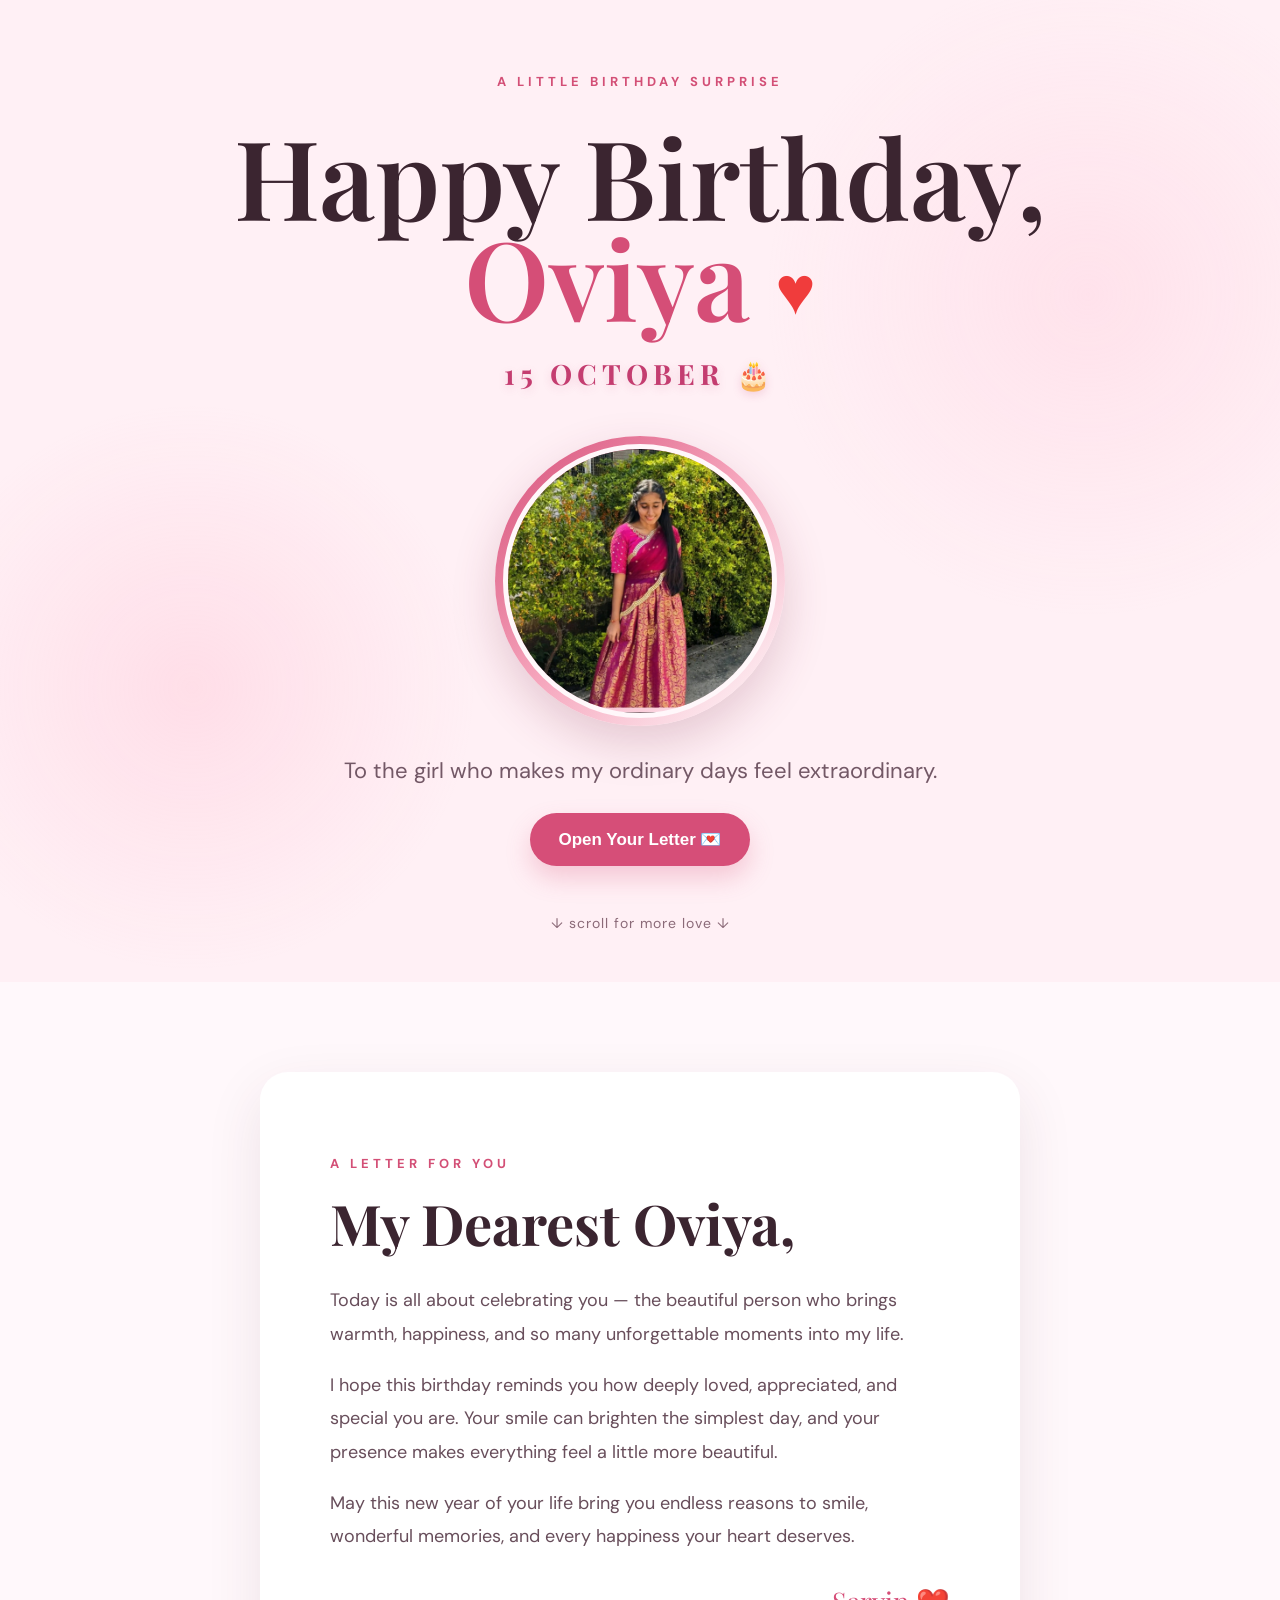
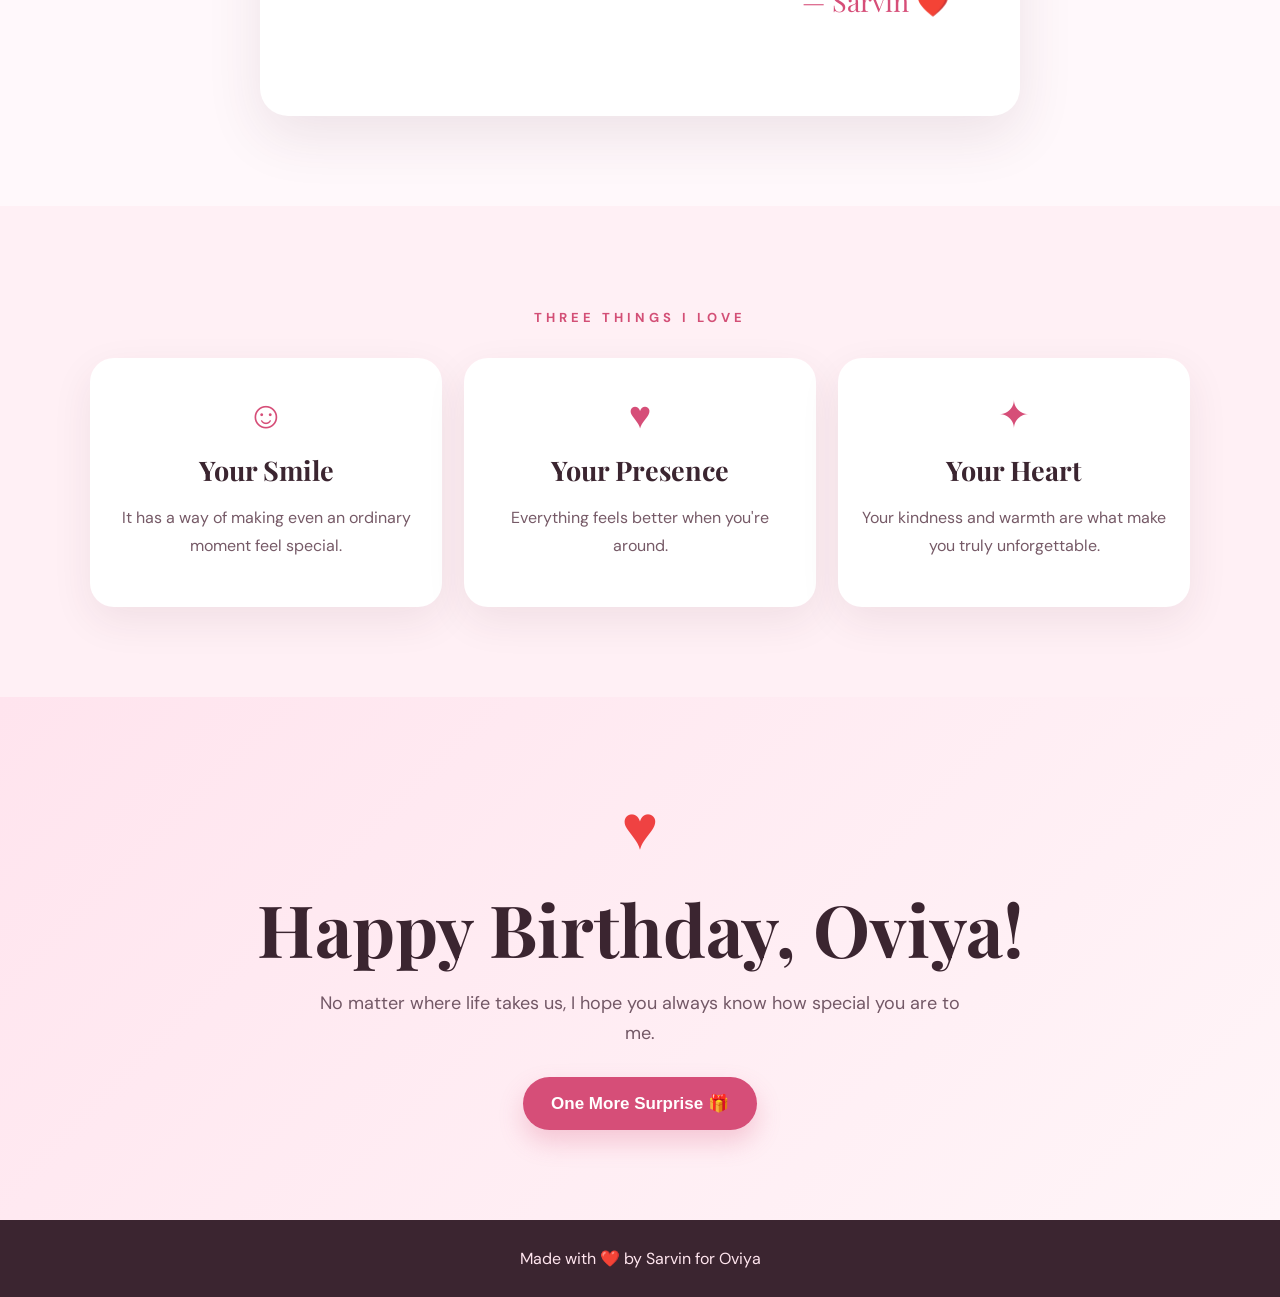
<file: index.html>
<!DOCTYPE html>
<html lang="en">
<head>
  <meta charset="UTF-8">
  <meta name="viewport" content="width=device-width, initial-scale=1.0">
  <title>Happy Birthday Oviya ❤️</title>
  <link rel="preconnect" href="https://fonts.googleapis.com">
  <link rel="preconnect" href="https://fonts.gstatic.com" crossorigin>
  <link href="https://fonts.googleapis.com/css2?family=DM+Sans:wght@400;500;600;700&family=Playfair+Display:wght@500;600;700&display=swap" rel="stylesheet">
  <link rel="stylesheet" href="style.css">
</head>
<body>
  <div id="hearts-container" aria-hidden="true"></div>

  <main>
    <section class="hero">
      <div class="sparkle">✦</div>
      <p class="eyebrow">A LITTLE BIRTHDAY SURPRISE</p>

      <h1>Happy Birthday,<br><span>Oviya</span> <span class="big-heart">♥</span></h1>
      <p class="birthday-date">15 OCTOBER 🎂</p>  
      <div class="photo-frame">
        <img src="oviya-photo.png" alt="Oviya" class="oviya-photo">
      </div>

      <p class="tagline">To the girl who makes my ordinary days feel extraordinary.</p>

      <button class="primary-btn" onclick="openLetter()">Open Your Letter 💌</button>
      <p class="scroll-hint">↓ scroll for more love ↓</p>
    </section>

    <section id="letter" class="letter-section">
      <div class="paper">
        <p class="section-label">A LETTER FOR YOU</p>
        <h2>My Dearest Oviya,</h2>
        <p>
          Today is all about celebrating you — the beautiful person who brings
          warmth, happiness, and so many unforgettable moments into my life.
        </p>
        <p>
          I hope this birthday reminds you how deeply loved, appreciated, and
          special you are. Your smile can brighten the simplest day, and your
          presence makes everything feel a little more beautiful.
        </p>
        <p>
          May this new year of your life bring you endless reasons to smile,
          wonderful memories, and every happiness your heart deserves.
        </p>
        <p class="signature">— Sarvin ❤️</p>
      </div>
    </section>

    <section class="cards-section">
      <p class="section-label">THREE THINGS I LOVE</p>
      <div class="cards">
        <article class="love-card">
          <div class="card-icon">☺</div>
          <h3>Your Smile</h3>
          <p>It has a way of making even an ordinary moment feel special.</p>
        </article>
        <article class="love-card">
          <div class="card-icon">♥</div>
          <h3>Your Presence</h3>
          <p>Everything feels better when you're around.</p>
        </article>
        <article class="love-card">
          <div class="card-icon">✦</div>
          <h3>Your Heart</h3>
          <p>Your kindness and warmth are what make you truly unforgettable.</p>
        </article>
      </div>
    </section>

    <section class="final-section">
      <div class="final-heart">♥</div>
      <h2>Happy Birthday, Oviya!</h2>
      <p>No matter where life takes us, I hope you always know how special you are to me.</p>
      <button class="surprise-btn" onclick="birthdaySurprise()">One More Surprise 🎁</button>
    </section>
  </main>

  <footer>Made with ❤️ by Sarvin for Oviya</footer>

  <div id="surpriseModal" class="modal" role="dialog" aria-modal="true" aria-labelledby="surpriseTitle">
    <div class="modal-card">
      <button class="close-btn" onclick="closeSurprise()" aria-label="Close">×</button>
      <div class="modal-heart">♥</div>
      <h2 id="surpriseTitle">Oviya, you are my favorite chapter. ❤️</h2>
      <p>Happy Birthday to someone who makes life a little more beautiful just by being in it.</p>
    </div>
  </div>

  <script src="script.js"></script>
</body>
</html>
</file>
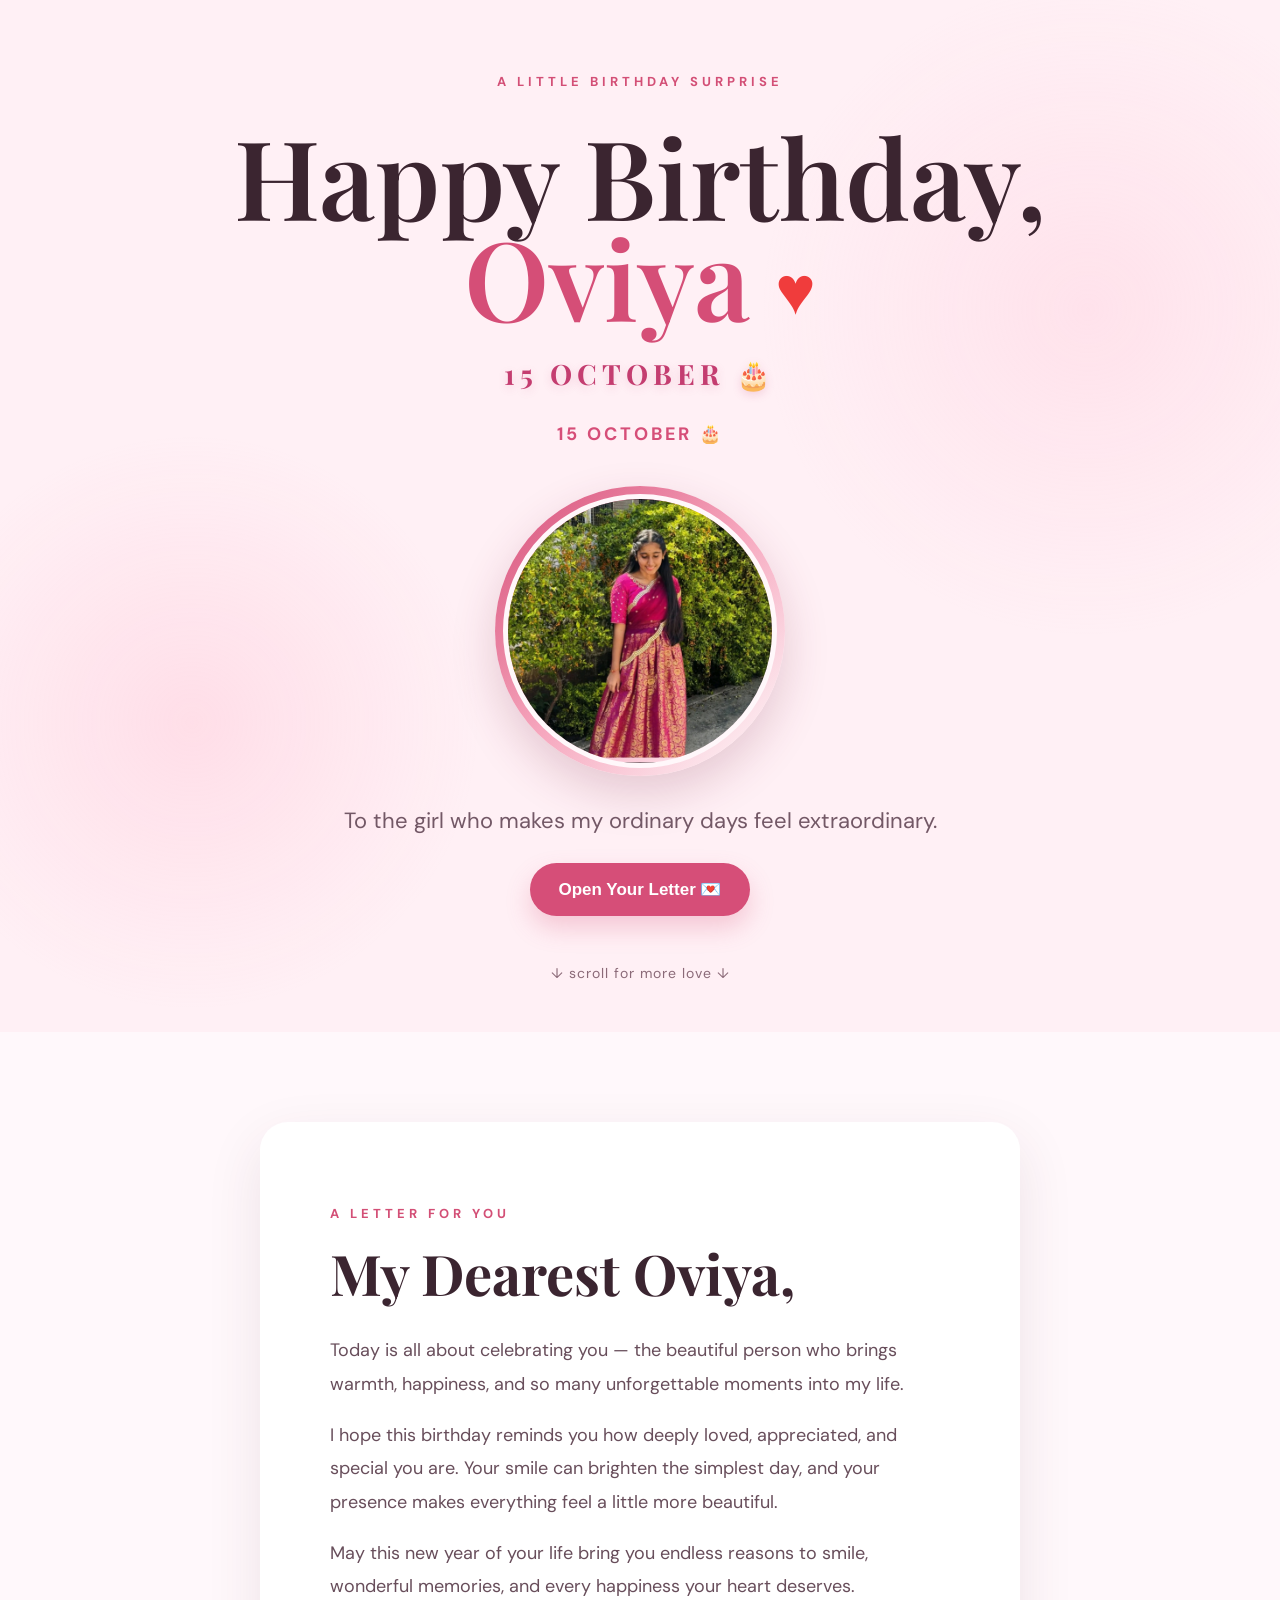
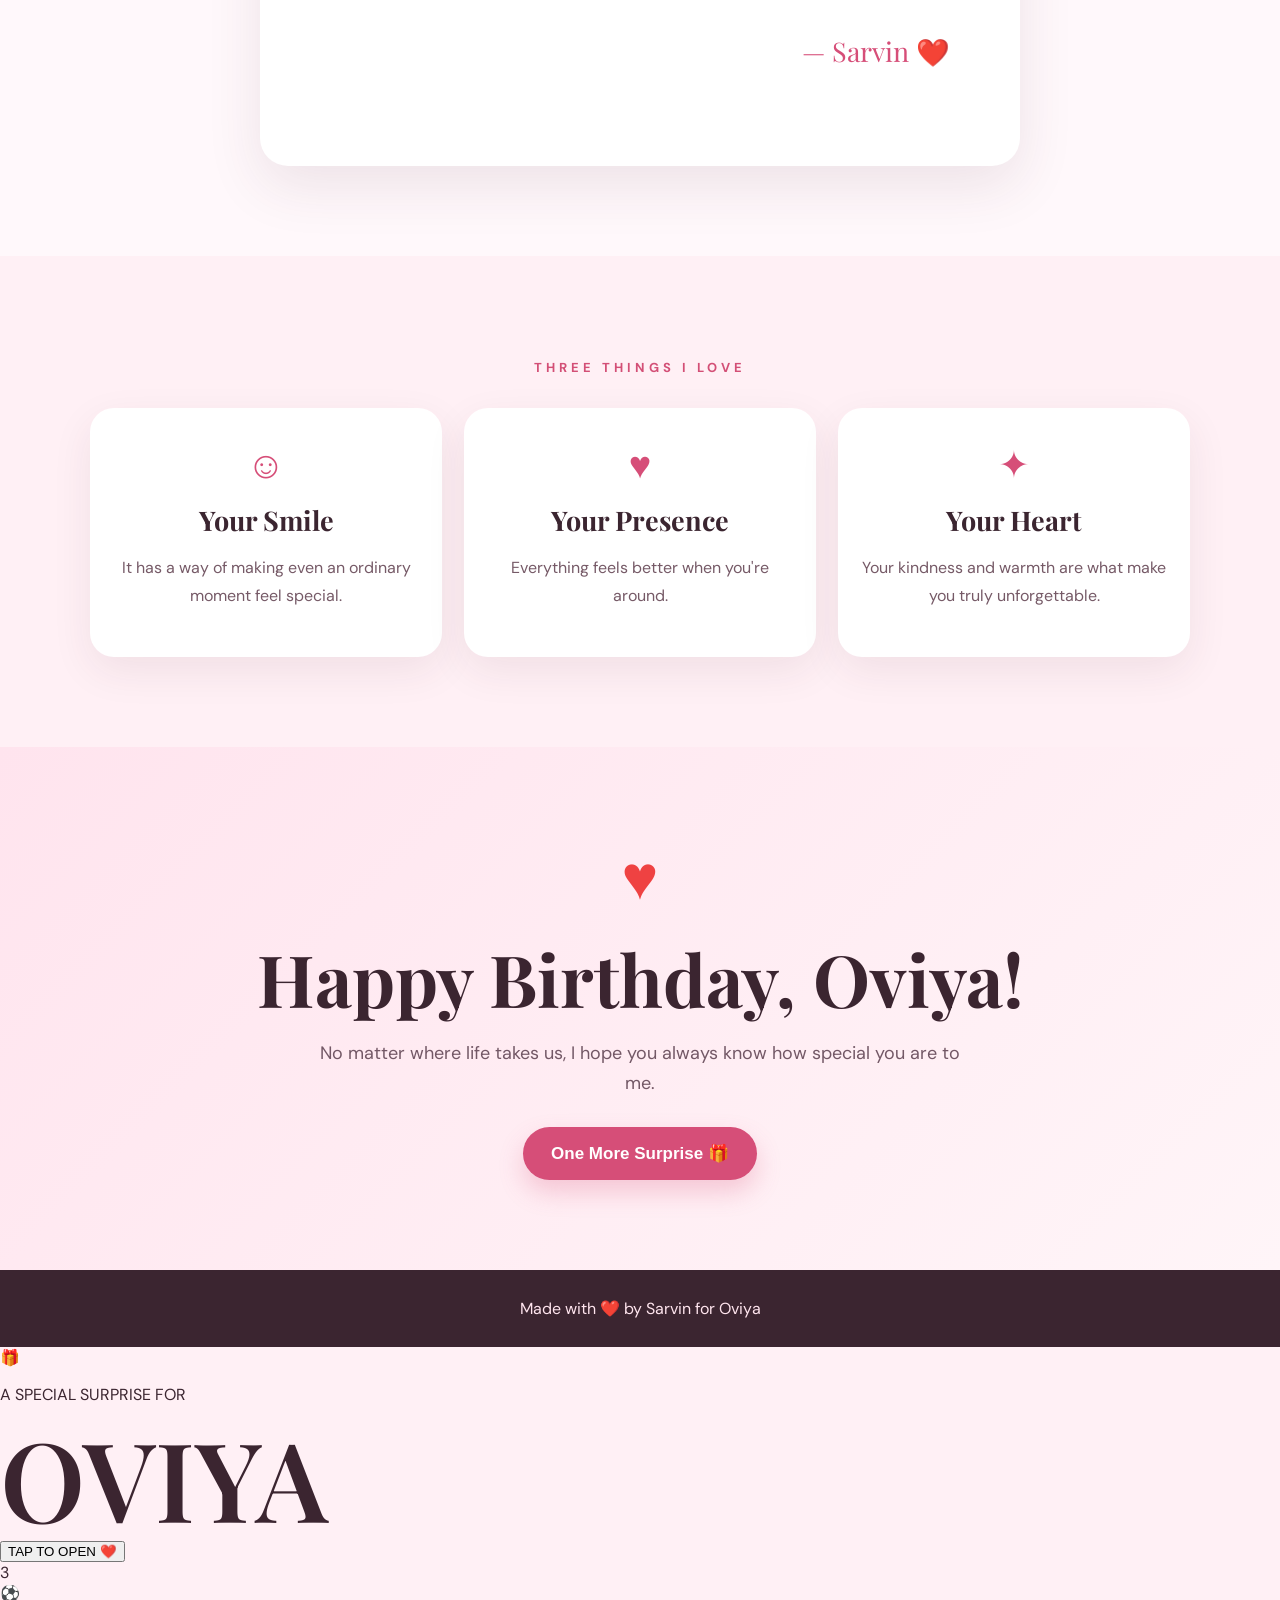
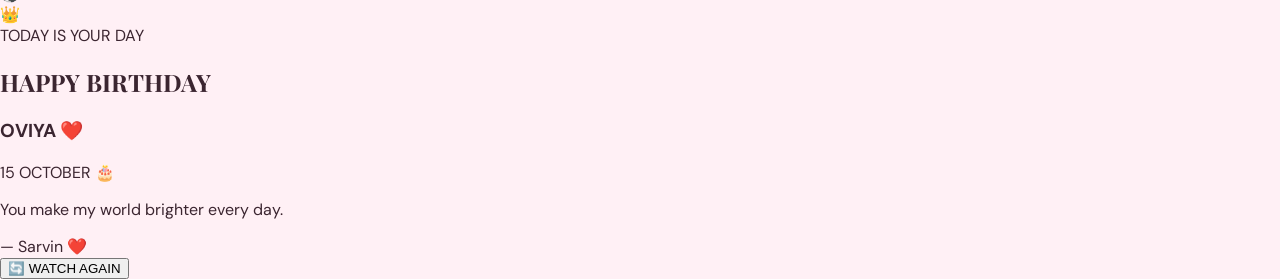
<file: index (1).html>
<!DOCTYPE html>
<html lang="en">
<head>
  <meta charset="UTF-8">
  <meta name="viewport" content="width=device-width, initial-scale=1.0">
  <title>Happy Birthday Oviya ❤️</title>
  <link rel="preconnect" href="https://fonts.googleapis.com">
  <link rel="preconnect" href="https://fonts.gstatic.com" crossorigin>
  <link href="https://fonts.googleapis.com/css2?family=DM+Sans:wght@400;500;600;700&family=Playfair+Display:wght@500;600;700&display=swap" rel="stylesheet">
  <link rel="stylesheet" href="style.css">
</head>
<body>
  <div id="hearts-container" aria-hidden="true"></div>

  <main>
    <section class="hero">
      <div class="sparkle">✦</div>
      <p class="eyebrow">A LITTLE BIRTHDAY SURPRISE</p>

      <h1>Happy Birthday,<br><span>Oviya</span> <span class="big-heart">♥</span></h1>
      <p>15 OCTOBER 🎂</p>
      <p style="font-size:18px;font-weight:700;letter-spacing:3px;color:#d64e78;margin:8px 0 18px;">15 OCTOBER 🎂</p>

      <div class="photo-frame">
        <img src="oviya-photo.png" alt="Oviya" class="oviya-photo">
      </div>

      <p class="tagline">To the girl who makes my ordinary days feel extraordinary.</p>

      <button class="primary-btn" onclick="openLetter()">Open Your Letter 💌</button>
      <p class="scroll-hint">↓ scroll for more love ↓</p>
    </section>

    <section id="letter" class="letter-section">
      <div class="paper">
        <p class="section-label">A LETTER FOR YOU</p>
        <h2>My Dearest Oviya,</h2>
        <p>
          Today is all about celebrating you — the beautiful person who brings
          warmth, happiness, and so many unforgettable moments into my life.
        </p>
        <p>
          I hope this birthday reminds you how deeply loved, appreciated, and
          special you are. Your smile can brighten the simplest day, and your
          presence makes everything feel a little more beautiful.
        </p>
        <p>
          May this new year of your life bring you endless reasons to smile,
          wonderful memories, and every happiness your heart deserves.
        </p>
        <p class="signature">— Sarvin ❤️</p>
      </div>
    </section>

    <section class="cards-section">
      <p class="section-label">THREE THINGS I LOVE</p>
      <div class="cards">
        <article class="love-card">
          <div class="card-icon">☺</div>
          <h3>Your Smile</h3>
          <p>It has a way of making even an ordinary moment feel special.</p>
        </article>
        <article class="love-card">
          <div class="card-icon">♥</div>
          <h3>Your Presence</h3>
          <p>Everything feels better when you're around.</p>
        </article>
        <article class="love-card">
          <div class="card-icon">✦</div>
          <h3>Your Heart</h3>
          <p>Your kindness and warmth are what make you truly unforgettable.</p>
        </article>
      </div>
    </section>

    <section class="final-section">
      <div class="final-heart">♥</div>
      <h2>Happy Birthday, Oviya!</h2>
      <p>No matter where life takes us, I hope you always know how special you are to me.</p>
      <button class="surprise-btn" onclick="birthdaySurprise()">One More Surprise 🎁</button>
    </section>
  </main>

  <footer>Made with ❤️ by Sarvin for Oviya</footer>

  <div id="surpriseModal" class="modal" role="dialog" aria-modal="true" aria-labelledby="surpriseTitle">
    <div class="modal-card">
      <button class="close-btn" onclick="closeSurprise()" aria-label="Close">×</button>
      <div class="modal-heart">♥</div>
      <h2 id="surpriseTitle">Oviya, you are my favorite chapter. ❤️</h2>
      <p>Happy Birthday to someone who makes life a little more beautiful just by being in it.</p>
    </div>
  </div>

  <script src="script.js"></script>
</body>
</html>
<!DOCTYPE html>
<html lang="en">
<head>
  <meta charset="UTF-8">
  <meta name="viewport" content="width=device-width, initial-scale=1.0">

  <title>Happy Birthday Oviya ❤️</title>

  <link rel="preconnect" href="https://fonts.googleapis.com">
  <link rel="preconnect" href="https://fonts.gstatic.com" crossorigin>

  <link href="https://fonts.googleapis.com/css2?family=Bebas+Neue&family=Montserrat:wght@400;600;700;800;900&display=swap" rel="stylesheet">

  <link rel="stylesheet" href="style.css">
</head>

<body>

  <!-- INTRO -->
  <section class="intro" id="intro">

    <div class="stars"></div>

    <div class="intro-content">
      <div class="gift">🎁</div>

      <p class="intro-label">A SPECIAL SURPRISE FOR</p>

      <h1>OVIYA</h1>

      <button onclick="startCelebration()">
        TAP TO OPEN ❤️
      </button>
    </div>

  </section>


  <!-- CELEBRATION -->
  <section class="celebration" id="celebration">

    <div class="flash" id="flash"></div>

    <div class="countdown" id="countdown">3</div>

    <!-- Football field -->
    <div class="field">

      <div class="field-line"></div>
      <div class="center-circle"></div>

    </div>


    <!-- ORIGINAL STYLIZED FOOTBALLER -->
    <div class="player" id="player">

      <div class="head"></div>

      <div class="hair"></div>

      <div class="body"></div>

      <div class="arm arm-left"></div>
      <div class="arm arm-right"></div>

      <div class="leg leg-left"></div>
      <div class="leg leg-right"></div>

    </div>


    <!-- BALL -->
    <div class="ball" id="ball">⚽</div>


    <!-- LANDING EFFECT -->
    <div class="shockwave shock1"></div>
    <div class="shockwave shock2"></div>
    <div class="shockwave shock3"></div>


    <!-- FINAL MESSAGE -->
    <div class="final-message" id="finalMessage">

      <div class="crown">👑</div>

      <div class="small-title">
        TODAY IS YOUR DAY
      </div>

      <h2>
        HAPPY
        <span>BIRTHDAY</span>
      </h2>

      <h3>OVIYA ❤️</h3>

      <div class="date">
        15 OCTOBER 🎂
      </div>

      <p>
        You make my world brighter every day.
      </p>

      <div class="love">
        — Sarvin ❤️
      </div>

    </div>


    <!-- PARTICLES -->
    <div id="particles"></div>


    <!-- REPLAY -->
    <button class="replay" onclick="startCelebration()">
      🔄 WATCH AGAIN
    </button>

  </section>


  <script src="script.js"></script>

</body>
</html>
</file>
<file: style.css>
* {
  box-sizing: border-box;
}

html {
  scroll-behavior: smooth;
}

body {
  margin: 0;
  background: #fff0f5;
  color: #3b2530;
  font-family: "DM Sans", sans-serif;
  overflow-x: hidden;
}

.hero {
  min-height: 100vh;
  padding: 60px 24px 36px;
  display: flex;
  flex-direction: column;
  align-items: center;
  justify-content: center;
  text-align: center;
  position: relative;
  background:
    radial-gradient(circle at 15% 70%, rgba(255, 169, 194, .25), transparent 22%),
    radial-gradient(circle at 85% 30%, rgba(255, 190, 210, .28), transparent 25%),
    #fff0f5;
}

.sparkle {
  color: #d64e78;
  font-size: 42px;
  margin-bottom: 14px;
  animation: float 3s ease-in-out infinite;
}

.eyebrow,
.section-label {
  letter-spacing: 4px;
  font-weight: 700;
  font-size: 13px;
  color: #d34f76;
}

h1,
h2 {
  font-family: "Playfair Display", serif;
}

h1 {
  font-size: clamp(58px, 10vw, 110px);
  line-height: .92;
  margin: 22px 0 12px;
  font-weight: 600;
}

h1 span:first-of-type {
  color: #d54e77;
}

.big-heart {
  color: #f03c3c;
  font-family: Arial, sans-serif;
  font-size: .62em;
  vertical-align: .12em;
  display: inline-block;
  animation: pulse 1.5s ease-in-out infinite;
}

.photo-frame {
  width: min(290px, 68vw);
  aspect-ratio: 1 / 1;
  border-radius: 50%;
  padding: 8px;
  margin: 22px 0 18px;
  background: linear-gradient(135deg, #d64e78, #f6a6bd, #fff);
  box-shadow: 0 18px 45px rgba(123, 39, 70, .20);
  animation: photoFloat 4s ease-in-out infinite;
}

.oviya-photo {
  width: 100%;
  height: 100%;
  display: block;
  object-fit: cover;
  object-position: center top;
  border-radius: 50%;
  border: 5px solid #fff7fa;
}

.tagline {
  font-size: clamp(16px, 2.3vw, 22px);
  color: #735866;
  margin: 12px 0 28px;
}

.primary-btn,
.surprise-btn {
  border: 0;
  border-radius: 999px;
  padding: 16px 28px;
  font-size: 17px;
  font-weight: 700;
  color: white;
  background: #d64e78;
  box-shadow: 0 12px 25px rgba(214, 78, 120, .25);
  cursor: pointer;
  transition: transform .2s ease, box-shadow .2s ease;
}

.primary-btn:hover,
.surprise-btn:hover {
  transform: translateY(-3px);
  box-shadow: 0 16px 30px rgba(214, 78, 120, .32);
}

.scroll-hint {
  margin-top: 48px;
  color: #8b6a78;
  font-size: 14px;
  letter-spacing: 1px;
}

.letter-section,
.cards-section,
.final-section {
  padding: 90px 24px;
}

.letter-section {
  background: #fff8fb;
}

.paper {
  max-width: 760px;
  margin: auto;
  padding: clamp(30px, 6vw, 70px);
  background: white;
  border-radius: 28px;
  box-shadow: 0 20px 55px rgba(80, 35, 55, .10);
}

.paper h2 {
  font-size: clamp(36px, 5vw, 56px);
  margin: 12px 0 24px;
}

.paper p:not(.section-label):not(.signature) {
  color: #684e5b;
  font-size: 18px;
  line-height: 1.85;
}

.signature {
  text-align: right;
  font-family: "Playfair Display", serif;
  font-size: 27px;
  color: #d64e78;
  margin-top: 30px;
}

.cards-section {
  text-align: center;
}

.cards {
  max-width: 1100px;
  margin: 32px auto 0;
  display: grid;
  grid-template-columns: repeat(3, 1fr);
  gap: 22px;
}

.love-card {
  background: white;
  padding: 32px 24px;
  border-radius: 24px;
  box-shadow: 0 14px 40px rgba(80, 35, 55, .08);
}

.card-icon {
  font-size: 38px;
  color: #d64e78;
}

.love-card h3 {
  font-family: "Playfair Display", serif;
  font-size: 27px;
  margin: 12px 0;
}

.love-card p {
  color: #765a67;
  line-height: 1.7;
}

.final-section {
  text-align: center;
  background: linear-gradient(135deg, #ffe4ee, #fff5f8);
}

.final-heart,
.modal-heart {
  color: #ef4242;
  font-size: 62px;
  animation: pulse 1.5s ease-in-out infinite;
}

.final-section h2 {
  font-size: clamp(42px, 7vw, 72px);
  margin: 12px 0;
}

.final-section p {
  max-width: 650px;
  margin: 0 auto 28px;
  color: #735866;
  font-size: 18px;
  line-height: 1.7;
}

footer {
  text-align: center;
  padding: 28px 18px;
  background: #3b2530;
  color: #ffe5ee;
}

#hearts-container {
  position: fixed;
  inset: 0;
  pointer-events: none;
  overflow: hidden;
  z-index: 5;
}

.heart {
  position: fixed;
  bottom: -50px;
  color: #e87a9a;
  opacity: .65;
  animation: rise linear forwards;
}

.modal {
  position: fixed;
  inset: 0;
  display: none;
  align-items: center;
  justify-content: center;
  padding: 20px;
  background: rgba(45, 18, 30, .58);
  z-index: 20;
}

.modal.show {
  display: flex;
}

.modal-card {
  position: relative;
  max-width: 520px;
  padding: 48px 32px 38px;
  text-align: center;
  background: #fff7fa;
  border-radius: 28px;
  box-shadow: 0 30px 80px rgba(0,0,0,.25);
}

.modal-card h2 {
  font-size: 34px;
  margin: 10px 0 14px;
}

.modal-card p {
  color: #735866;
  line-height: 1.7;
}

.close-btn {
  position: absolute;
  top: 12px;
  right: 16px;
  border: 0;
  background: transparent;
  font-size: 34px;
  color: #7c5867;
  cursor: pointer;
}

@keyframes rise {
  to {
    transform: translateY(-115vh) rotate(25deg);
    opacity: 0;
  }
}

@keyframes pulse {
  50% { transform: scale(1.08); }
}

@keyframes float {
  50% { transform: translateY(-8px); }
}

@keyframes photoFloat {
  50% { transform: translateY(-7px); }
}

@media (max-width: 760px) {
  .hero {
    padding-top: 38px;
  }

  .cards {
    grid-template-columns: 1fr;
    max-width: 520px;
  }

  .photo-frame {
    width: min(250px, 70vw);
  }
}
.hero h1 + p {
  font-family: "Playfair Display", serif;
  font-size: 28px;
  font-weight: 700;
  letter-spacing: 5px;
  color: #c43d70;
  margin: 16px 0 22px;
  text-transform: uppercase;
  text-shadow: 0 3px 10px rgba(196, 61, 112, 0.18);
}
/* ✨ SPECIAL DAY ANIMATIONS ✨ */

/* Birthday date glow */
.birthday-date {
  font-family: "Playfair Display", Georgia, serif;
  font-size: 28px;
  font-weight: 700;
  letter-spacing: 5px;
  color: #c43d70;
  margin: 16px 0 22px;
  text-transform: uppercase;
  animation: dateGlow 2s ease-in-out infinite alternate;
}

@keyframes dateGlow {
  from {
    transform: scale(1);
    text-shadow: 0 0 5px rgba(196, 61, 112, 0.2);
  }
  to {
    transform: scale(1.06);
    text-shadow:
      0 0 10px rgba(196, 61, 112, 0.35),
      0 0 25px rgba(246, 166, 189, 0.45);
  }
}

/* Floating sparkles */
.sparkle {
  position: fixed;
  pointer-events: none;
  z-index: 999;
  animation: sparkleFloat 4s linear forwards;
}

@keyframes sparkleFloat {
  0% {
    opacity: 0;
    transform: translateY(30px) scale(0.3) rotate(0deg);
  }

  20% {
    opacity: 1;
  }

  100% {
    opacity: 0;
    transform: translateY(-100vh) scale(1.2) rotate(360deg);
  }
}

/* Gentle floating photo */
.photo-frame {
  animation:
    photoFloat 4s ease-in-out infinite,
    photoGlow 3s ease-in-out infinite alternate;
}

@keyframes photoGlow {
  from {
    box-shadow: 0 18px 45px rgba(123, 39, 70, 0.20);
  }

  to {
    box-shadow:
      0 18px 55px rgba(214, 78, 120, 0.35),
      0 0 30px rgba(246, 166, 189, 0.25);
  }
}

/* Romantic card entrance */
.card {
  animation: cardReveal 1s ease both;
}

.card:nth-child(2) {
  animation-delay: 0.2s;
}

.card:nth-child(3) {
  animation-delay: 0.4s;
}

@keyframes cardReveal {
  from {
    opacity: 0;
    transform: translateY(35px);
  }

  to {
    opacity: 1;
    transform: translateY(0);
  }
}  
/* BUTTER-SMOOTH WEBSITE */
html {
  scroll-behavior: smooth;
  -webkit-text-size-adjust: 100%;
}

body {
  margin: 0;
  overflow-x: hidden;
  -webkit-font-smoothing: antialiased;
  text-rendering: optimizeLegibility;
}

* {
  box-sizing: border-box;
}

button,
a {
  -webkit-tap-highlight-color: transparent;
  touch-action: manipulation;
}

button {
  cursor: pointer;
}

img {
  max-width: 100%;
  height: auto;
  display: block;
}

section {
  scroll-margin-top: 20px;
}

@media (prefers-reduced-motion: reduce) {
  html {
    scroll-behavior: auto;
  }

  *,
  *::before,
  *::after {
    animation-duration: 0.01ms !important;
    animation-iteration-count: 1 !important;
    transition-duration: 0.01ms !important;
    scroll-behavior: auto !important;
  }
}
</file>
